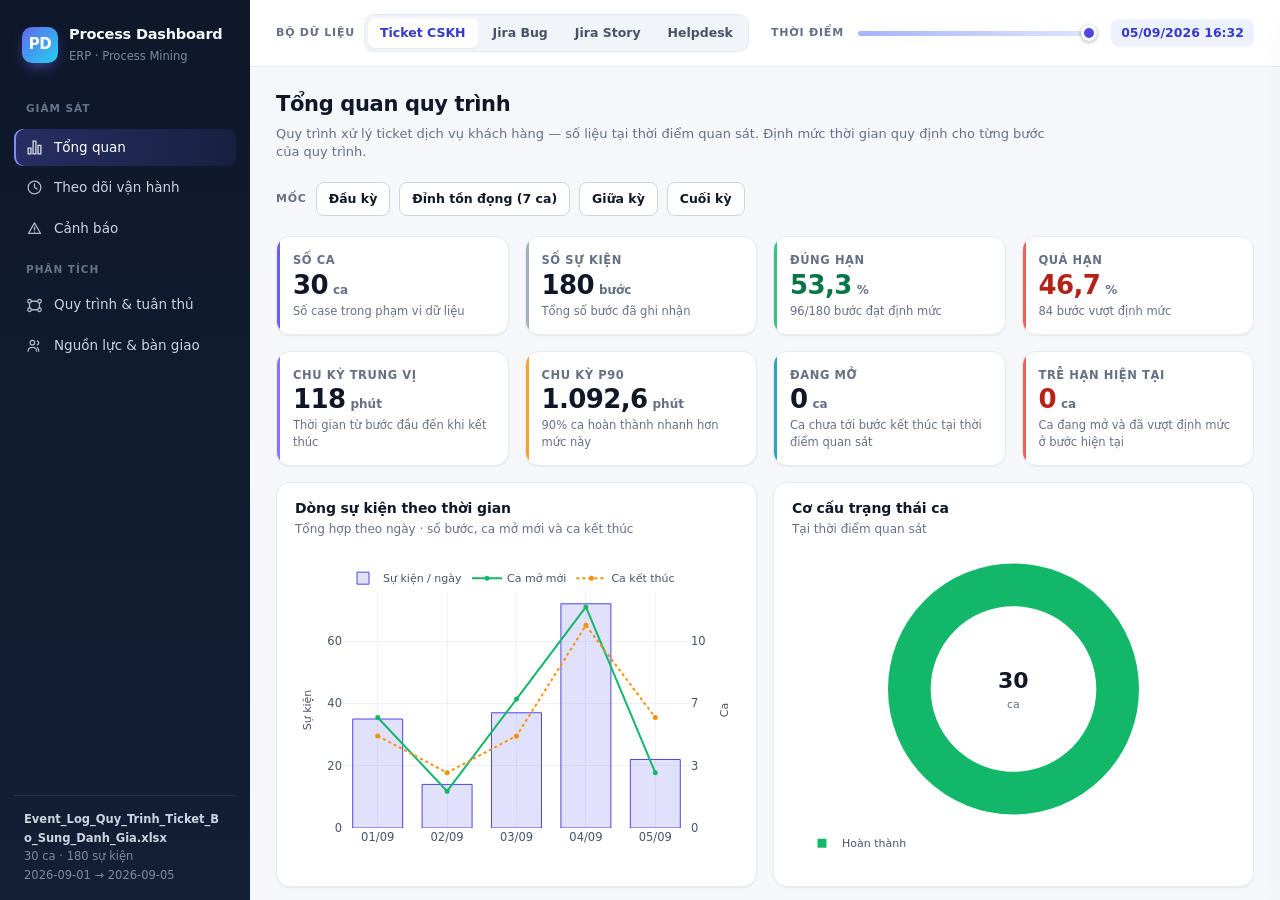
<file: docs/index.html>
<!DOCTYPE html>
<html lang="vi">
<head>
  <meta charset="utf-8">
  <meta name="viewport" content="width=device-width, initial-scale=1">
  <title>Process Dashboard · Theo dõi &amp; phân tích quy trình</title>
  <link rel="icon" href="data:image/svg+xml,%3Csvg xmlns='http://www.w3.org/2000/svg' viewBox='0 0 64 64'%3E%3Crect width='64' height='64' rx='14' fill='%234f46e5'/%3E%3Ctext x='32' y='44' font-family='Segoe UI,Arial' font-size='27' font-weight='700' fill='white' text-anchor='middle'%3EPD%3C/text%3E%3C/svg%3E">
  <link rel="stylesheet" href="static/css/app.css">
  <script src="static/vendor/plotly.min.js"></script>
</head>
<body>
<div class="app">
  <aside class="sidebar">
    <div class="brand">
      <div class="brand-mark">PD</div>
      <div class="brand-text">
        <strong>Process Dashboard</strong>
        <span>ERP · Process Mining</span>
      </div>
    </div>

    <div class="nav-title">Giám sát</div>
    <nav class="nav" id="nav">
      <button class="nav-item active" data-tab="overview">
        <svg class="ico" viewBox="0 0 24 24" fill="none" stroke="currentColor" stroke-width="1.8"><path d="M3 13h4v8H3zM10 3h4v18h-4zM17 9h4v12h-4z" stroke-linecap="round"/></svg>
        Tổng quan
      </button>
      <button class="nav-item" data-tab="tracking">
        <svg class="ico" viewBox="0 0 24 24" fill="none" stroke="currentColor" stroke-width="1.8"><circle cx="12" cy="12" r="9"/><path d="M12 7v5l3.5 2" stroke-linecap="round"/></svg>
        Theo dõi vận hành
      </button>
      <button class="nav-item" data-tab="alerts">
        <svg class="ico" viewBox="0 0 24 24" fill="none" stroke="currentColor" stroke-width="1.8"><path d="M12 4l8.5 15H3.5z" stroke-linejoin="round"/><path d="M12 10v4M12 17h.01" stroke-linecap="round"/></svg>
        Cảnh báo
        <span class="count" id="navAlertCount" style="display:none">0</span>
      </button>

      <div class="nav-title">Phân tích</div>
      <button class="nav-item" data-tab="process">
        <svg class="ico" viewBox="0 0 24 24" fill="none" stroke="currentColor" stroke-width="1.8"><circle cx="5" cy="6" r="2.5"/><circle cx="19" cy="6" r="2.5"/><circle cx="5" cy="18" r="2.5"/><circle cx="19" cy="18" r="2.5"/><path d="M7.5 6h9M5 8.5v7M19 8.5v7M7.5 18h9" stroke-linecap="round"/></svg>
        Quy trình &amp; tuân thủ
      </button>
      <button class="nav-item" data-tab="resources">
        <svg class="ico" viewBox="0 0 24 24" fill="none" stroke="currentColor" stroke-width="1.8"><circle cx="9" cy="8" r="3.2"/><path d="M3 20c0-3.3 2.7-5.5 6-5.5s6 2.2 6 5.5" stroke-linecap="round"/><path d="M16 5.5a3 3 0 010 5.6M18 20c0-2.2-.8-3.9-2-5" stroke-linecap="round"/></svg>
        Nguồn lực &amp; bàn giao
      </button>
    </nav>

    <div class="sidebar-foot" id="sourceInfo">Đang tải dữ liệu…</div>
  </aside>

  <main class="main" id="main">
    <div class="loading" id="loading"><div class="spinner"></div></div>

    <div class="controlbar">
      <div class="control-group">
        <span class="control-label">Bộ dữ liệu</span>
        <div class="segmented" id="sourceSwitch"></div>
      </div>

      <div class="timeline-control">
        <span class="control-label">Thời điểm</span>
        <input type="range" id="asOfRange" min="0" max="1000" value="1000">
        <span class="asof-readout" id="asOfReadout">—</span>
      </div>
    </div>

    <div class="page-head">
      <div>
        <h1 id="pageTitle">Tổng quan quy trình</h1>
        <p id="pageSub">Chọn một bộ dữ liệu để bắt đầu.</p>
      </div>
      <div class="control-group" id="presets"></div>
    </div>

    <div class="content">
      <!-- ============================ TỔNG QUAN ============================ -->
      <section class="tab-panel active" id="tab-overview">
        <div class="grid grid-4" id="kpiGrid"></div>

        <div class="grid grid-side" style="margin-top:16px">
          <div class="card">
            <div class="card-head">
              <div>
                <h3>Dòng sự kiện theo thời gian</h3>
                <p id="dailyHint">Số bước ghi nhận, số ca mở mới và số ca kết thúc</p>
              </div>
            </div>
            <div class="card-body"><div id="chartDaily" class="chart"></div></div>
          </div>
          <div class="card">
            <div class="card-head">
              <div>
                <h3>Cơ cấu trạng thái ca</h3>
                <p>Tại thời điểm quan sát</p>
              </div>
            </div>
            <div class="card-body"><div id="chartStatus" class="chart"></div></div>
          </div>
        </div>

        <div class="grid grid-2" style="margin-top:16px">
          <div class="card">
            <div class="card-head">
              <div>
                <h3>Phân bố thời gian chu kỳ</h3>
                <p>Chỉ tính các ca đã kết thúc</p>
              </div>
            </div>
            <div class="card-body"><div id="chartCycle" class="chart"></div></div>
          </div>
          <div class="card">
            <div class="card-head">
              <div>
                <h3>Tỷ lệ đúng hạn theo bước</h3>
                <p>Sắp xếp theo mức độ quá hạn</p>
              </div>
            </div>
            <div class="card-body"><div id="chartActivity" class="chart"></div></div>
          </div>
        </div>

        <div class="card" style="margin-top:16px">
          <div class="card-head">
            <div>
              <h3>Bảng điểm các bước</h3>
              <p>Định mức, thực tế và mức độ quá hạn của từng hoạt động</p>
            </div>
          </div>
          <div class="card-body"><div id="activityTable"></div></div>
        </div>
      </section>

      <!-- ============================ THEO DÕI ============================ -->
      <section class="tab-panel" id="tab-tracking">
        <div class="card">
          <div class="filter-bar">
            <select id="filterStatus">
              <option value="">Mọi trạng thái</option>
              <option value="Đang mở">Đang mở</option>
              <option value="Hoàn thành">Hoàn thành</option>
              <option value="Bị từ chối">Bị từ chối</option>
            </select>
            <select id="filterResource"><option value="">Mọi nguồn lực</option></select>
            <input type="search" id="filterSearch" placeholder="Tìm mã ca…">
            <label class="check"><input type="checkbox" id="filterLate"> Chỉ ca có bước quá hạn</label>
            <button class="btn ghost" id="filterReset">Xoá lọc</button>
            <span class="pill" id="caseCount" style="margin-left:auto"></span>
          </div>
          <div class="card-body" style="padding-top:12px">
            <div id="caseTable"></div>
            <div id="caseMore" style="margin-top:12px;text-align:center"></div>
          </div>
        </div>

        <div class="note" style="margin-top:14px">
          <span class="ico">ⓘ</span>
          <div>Bấm vào một dòng để xem dòng thời gian chi tiết của ca đó. Kéo thanh <b>Thời điểm</b> ở trên để tua lại quá trình và xem ca nào đang tồn đọng.</div>
        </div>
      </section>

      <!-- ============================ QUY TRÌNH ============================ -->
      <section class="tab-panel" id="tab-process">
        <div class="card">
          <div class="card-head">
            <div>
              <h3>Mô hình quy trình khai phá từ dữ liệu (DFG)</h3>
              <p id="dfgHint">Luồng trực tiếp giữa các bước — độ dày tỷ lệ với số lần chuyển</p>
            </div>
            <div class="legend-row">
              <span><i style="background:#4f46e5"></i>Đúng mô hình</span>
              <span><i style="background:#f04438"></i>Lệch mô hình</span>
            </div>
          </div>
          <div class="card-body"><div id="chartDfg" class="chart tall"></div></div>
        </div>

        <div class="stat-strip" id="conformanceStrip" style="margin-top:16px"></div>

        <div class="grid grid-2" style="margin-top:16px">
          <div class="card">
            <div class="card-head"><div><h3>Luồng chuyển tiếp</h3><p>Sắp xếp theo tần suất</p></div></div>
            <div class="card-body"><div id="edgeTable"></div></div>
          </div>
          <div class="card">
            <div class="card-head"><div><h3>Biến thể quy trình</h3><p>Các đường đi phổ biến nhất</p></div></div>
            <div class="card-body"><div id="variantTable"></div></div>
          </div>
        </div>

        <div class="card" style="margin-top:16px">
          <div class="card-head">
            <div><h3>Luồng chuyển tiếp lệch quy trình</h3><p id="modelSource"></p></div>
          </div>
          <div class="card-body"><div id="deviationList"></div></div>
        </div>
      </section>

      <!-- ============================ NGUỒN LỰC ============================ -->
      <section class="tab-panel" id="tab-resources">
        <div class="grid grid-side">
          <div class="card">
            <div class="card-head">
              <div><h3>Mạng bàn giao công việc</h3><p id="handoverHint">Ai chuyển việc cho ai</p></div>
            </div>
            <div class="card-body"><div id="chartNetwork" class="chart tall"></div></div>
          </div>
          <div class="card">
            <div class="card-head">
              <div><h3>Xếp hạng mức độ quan trọng</h3><p>Điểm tổng hợp từ 4 độ đo centrality</p></div>
            </div>
            <div class="card-body"><div id="centralityTable"></div></div>
          </div>
        </div>

        <div class="card" style="margin-top:16px">
          <div class="card-head">
            <div><h3>Hiệu suất theo nguồn lực</h3><p>Số bước, số ca tham gia và tỷ lệ đúng hạn</p></div>
          </div>
          <div class="card-body"><div id="resourceTable"></div></div>
        </div>
      </section>

      <!-- ============================ CẢNH BÁO ============================ -->
      <section class="tab-panel" id="tab-alerts">
        <div class="stat-strip" id="alertStrip"></div>
        <div class="card" style="margin-top:16px">
          <div class="filter-bar">
            <div class="segmented" id="alertFilter">
              <button class="active" data-sev="">Tất cả</button>
              <button data-sev="high">Nghiêm trọng</button>
              <button data-sev="medium">Trung bình</button>
              <button data-sev="low">Thấp</button>
            </div>
            <span class="pill" id="alertCount" style="margin-left:auto"></span>
          </div>
          <div class="card-body">
            <div class="alert-list" id="alertList"></div>
          </div>
        </div>
      </section>
    </div>
  </main>
</div>

<div class="backdrop" id="backdrop"></div>
<aside class="drawer" id="drawer">
  <div class="drawer-head">
    <div>
      <h2 id="drawerTitle">—</h2>
      <div class="sub" id="drawerSub"></div>
    </div>
    <button class="close-btn" id="drawerClose" aria-label="Đóng">✕</button>
  </div>
  <div class="drawer-body" id="drawerBody"></div>
</aside>

<div class="toast" id="toast"></div>

<script>window.__STATIC__ = true;</script>
<script src="static/js/app.js"></script>
</body>
</html>
</file>
<file: docs/static/css/app.css>
:root {
  --sidebar: #0f172a;
  --sidebar-2: #1e293b;
  --sidebar-text: #cbd5e1;
  --bg: #f5f7fb;
  --card: #ffffff;
  --border: #e6ebf2;
  --text: #101828;
  --muted: #667085;
  --primary: #4f46e5;
  --primary-soft: #eef2ff;
  --green: #12b76a;
  --green-soft: #ecfdf3;
  --red: #f04438;
  --red-soft: #fef3f2;
  --amber: #f79009;
  --amber-soft: #fffaeb;
  --cyan: #0891b2;
  --cyan-soft: #ecfeff;
  --violet: #7a5af8;
  --violet-soft: #f4f3ff;
  --slate-soft: #f1f5f9;
  --shadow-sm: 0 1px 2px rgba(16, 24, 40, .06);
  --shadow-md: 0 4px 8px -2px rgba(16, 24, 40, .10), 0 2px 4px -2px rgba(16, 24, 40, .06);
  --shadow-lg: 0 20px 40px -12px rgba(16, 24, 40, .24);
  --radius: 14px;
}

* { box-sizing: border-box; }

html, body {
  margin: 0;
  padding: 0;
  height: 100%;
}

body {
  font-family: "Segoe UI", Inter, system-ui, -apple-system, "Helvetica Neue", Arial, sans-serif;
  background: var(--bg);
  color: var(--text);
  font-size: 14px;
  line-height: 1.45;
  -webkit-font-smoothing: antialiased;
}

/* ---------------------------------------------------------------- layout */
.app {
  display: grid;
  grid-template-columns: 250px minmax(0, 1fr);
  height: 100vh;
}

.sidebar {
  background: linear-gradient(180deg, #0f172a 0%, #131f36 100%);
  color: var(--sidebar-text);
  display: flex;
  flex-direction: column;
  padding: 20px 14px 16px;
  gap: 6px;
  overflow-y: auto;
}

.brand {
  display: flex;
  align-items: center;
  gap: 11px;
  padding: 4px 8px 18px;
}

.brand-mark {
  width: 36px;
  height: 36px;
  border-radius: 10px;
  background: linear-gradient(135deg, #6366f1, #22d3ee);
  display: grid;
  place-items: center;
  font-weight: 800;
  color: #fff;
  font-size: 15px;
  letter-spacing: -.5px;
  box-shadow: 0 6px 16px -6px rgba(99, 102, 241, .9);
}

.brand-text strong {
  display: block;
  color: #f8fafc;
  font-size: 14.5px;
  letter-spacing: -.2px;
}

.brand-text span {
  font-size: 11.5px;
  color: #7d8ba1;
}

.nav-title {
  font-size: 10.5px;
  text-transform: uppercase;
  letter-spacing: .09em;
  color: #64748b;
  padding: 12px 12px 6px;
  font-weight: 700;
}

.nav {
  display: flex;
  flex-direction: column;
  gap: 3px;
}

.nav-item {
  display: flex;
  align-items: center;
  gap: 11px;
  padding: 9px 12px;
  border-radius: 9px;
  border: 0;
  background: transparent;
  color: var(--sidebar-text);
  font: inherit;
  font-size: 13.5px;
  text-align: left;
  cursor: pointer;
  transition: background .14s ease, color .14s ease;
  width: 100%;
}

.nav-item:hover { background: rgba(148, 163, 184, .12); color: #f1f5f9; }

.nav-item.active {
  background: linear-gradient(90deg, rgba(99, 102, 241, .28), rgba(99, 102, 241, .10));
  color: #fff;
  box-shadow: inset 2px 0 0 #818cf8;
}

.nav-item .ico {
  width: 17px;
  height: 17px;
  flex: none;
  opacity: .85;
}

.nav-item .count {
  margin-left: auto;
  background: rgba(240, 68, 56, .9);
  color: #fff;
  border-radius: 999px;
  font-size: 10.5px;
  font-weight: 700;
  padding: 1px 7px;
  min-width: 20px;
  text-align: center;
}

.sidebar-foot {
  margin-top: auto;
  padding: 14px 10px 0;
  border-top: 1px solid rgba(148, 163, 184, .16);
  font-size: 11.5px;
  color: #7d8ba1;
  line-height: 1.6;
  word-break: break-word;
}

.sidebar-foot b { color: #cbd5e1; font-weight: 600; }

/* ---------------------------------------------------------------- main */
.main {
  overflow-y: auto;
  position: relative;
  scroll-behavior: smooth;
}

.controlbar {
  position: sticky;
  top: 0;
  z-index: 30;
  background: rgba(255, 255, 255, .92);
  backdrop-filter: blur(10px);
  border-bottom: 1px solid var(--border);
  padding: 14px 26px;
  display: flex;
  flex-wrap: wrap;
  align-items: center;
  gap: 14px 22px;
}

.control-group { display: flex; align-items: center; gap: 9px; }

.control-label {
  font-size: 11px;
  text-transform: uppercase;
  letter-spacing: .07em;
  color: var(--muted);
  font-weight: 700;
}

.page-head {
  padding: 22px 26px 6px;
  display: flex;
  align-items: flex-start;
  justify-content: space-between;
  gap: 20px;
  flex-wrap: wrap;
}

.page-head h1 {
  margin: 0 0 5px;
  font-size: 21px;
  letter-spacing: -.35px;
  font-weight: 700;
}

.page-head p {
  margin: 0;
  color: var(--muted);
  font-size: 13px;
  max-width: 780px;
}

.content { padding: 14px 26px 40px; }

.tab-panel { display: none; }
.tab-panel.active { display: block; animation: fade .22s ease; }

@keyframes fade {
  from { opacity: 0; transform: translateY(4px); }
  to { opacity: 1; transform: none; }
}

/* ---------------------------------------------------------------- cards */
.card {
  background: var(--card);
  border: 1px solid var(--border);
  border-radius: var(--radius);
  box-shadow: var(--shadow-sm);
}

.card-head {
  display: flex;
  align-items: center;
  justify-content: space-between;
  gap: 12px;
  padding: 15px 18px 0;
}

.card-head h3 {
  margin: 0;
  font-size: 14px;
  font-weight: 700;
  letter-spacing: -.1px;
}

.card-head p {
  margin: 3px 0 0;
  font-size: 12px;
  color: var(--muted);
}

.card-body { padding: 14px 18px 18px; }

.grid { display: grid; gap: 16px; }
.grid-2 { grid-template-columns: repeat(auto-fit, minmax(420px, 1fr)); }
.grid-3 { grid-template-columns: repeat(auto-fit, minmax(280px, 1fr)); }
.grid-4 { grid-template-columns: repeat(4, minmax(0, 1fr)); }
.grid-side { grid-template-columns: repeat(auto-fit, minmax(340px, 1fr)); }

@media (max-width: 1240px) {
  .grid-4 { grid-template-columns: repeat(2, minmax(0, 1fr)); }
}

@media (max-width: 700px) {
  .grid-4 { grid-template-columns: 1fr; }
}

@media (max-width: 980px) {
  .app { grid-template-columns: 1fr; }
  .sidebar { display: none; }
  .grid-2, .grid-3, .grid-side { grid-template-columns: 1fr; }
}

/* ---------------------------------------------------------------- kpi */
.kpi {
  display: flex;
  flex-direction: column;
  gap: 2px;
  padding: 15px 16px 14px;
  position: relative;
  overflow: hidden;
}

.kpi::after {
  content: "";
  position: absolute;
  inset: 0 auto 0 0;
  width: 3px;
  background: var(--accent, var(--primary));
  opacity: .85;
}

.kpi-label {
  font-size: 11.5px;
  color: var(--muted);
  font-weight: 600;
  text-transform: uppercase;
  letter-spacing: .05em;
}

.kpi-value {
  font-size: 26px;
  font-weight: 700;
  letter-spacing: -.6px;
  line-height: 1.15;
  font-variant-numeric: tabular-nums;
}

.kpi-value small {
  font-size: 12px;
  font-weight: 600;
  color: var(--muted);
  margin-left: 5px;
  letter-spacing: 0;
}

.kpi-hint { font-size: 11.5px; color: var(--muted); }

.kpi.blue { --accent: var(--primary); }
.kpi.green { --accent: var(--green); }
.kpi.green .kpi-value { color: #067647; }
.kpi.red { --accent: var(--red); }
.kpi.red .kpi-value { color: #b42318; }
.kpi.amber { --accent: var(--amber); }
.kpi.violet { --accent: var(--violet); }
.kpi.cyan { --accent: var(--cyan); }
.kpi.slate { --accent: #94a3b8; }

/* ---------------------------------------------------------------- chart */
.chart { width: 100%; height: 316px; }
.chart.tall { height: 420px; }
.chart.short { height: 250px; }

/* ---------------------------------------------------------------- table */
.table-wrap {
  overflow: auto;
  max-height: 560px;
  border-radius: 10px;
  border: 1px solid var(--border);
}

table.data {
  width: 100%;
  border-collapse: collapse;
  font-size: 12.4px;
  font-variant-numeric: tabular-nums;
}

table.data thead th {
  position: sticky;
  top: 0;
  z-index: 2;
  background: #f8fafc;
  color: #475467;
  text-align: left;
  font-weight: 700;
  font-size: 11px;
  text-transform: uppercase;
  letter-spacing: .04em;
  padding: 8px 10px;
  border-bottom: 1px solid var(--border);
  white-space: nowrap;
}

table.data tbody td {
  padding: 7px 10px;
  border-bottom: 1px solid #f1f5f9;
  vertical-align: middle;
}

table.data tbody tr:hover { background: #f8faff; }

table.data tbody tr.clickable { cursor: pointer; }

table.data tbody tr:last-child td { border-bottom: 0; }

.num { text-align: right; font-variant-numeric: tabular-nums; }
.mono { font-family: "Cascadia Mono", Consolas, ui-monospace, monospace; font-size: 12px; }
.nowrap { white-space: nowrap; }

@media (max-width: 1180px) {
  .hide-sm { display: none !important; }
}

.empty {
  padding: 26px 12px;
  text-align: center;
  color: var(--muted);
  font-size: 13px;
}

/* ---------------------------------------------------------------- badges */
.badge {
  display: inline-flex;
  align-items: center;
  gap: 5px;
  padding: 2px 8px;
  border-radius: 999px;
  font-size: 11.5px;
  font-weight: 600;
  white-space: nowrap;
  border: 1px solid transparent;
}

.badge::before {
  content: "";
  width: 6px;
  height: 6px;
  border-radius: 50%;
  background: currentColor;
}

.badge.done { color: #067647; background: var(--green-soft); border-color: #abefc6; }
.badge.rejected { color: #b42318; background: var(--red-soft); border-color: #fecdca; }
.badge.open { color: #175cd3; background: #eff8ff; border-color: #b2ddff; }
.badge.high { color: #b42318; background: var(--red-soft); border-color: #fecdca; }
.badge.medium { color: #b54708; background: var(--amber-soft); border-color: #fedf89; }
.badge.low { color: #475467; background: var(--slate-soft); border-color: #e4e7ec; }
.badge.plain { color: #475467; background: var(--slate-soft); border-color: #eef2f6; }
.badge.role-agent { color: #175cd3; background: #eff8ff; border-color: #b2ddff; }
.badge.role-supervisor { color: #b54708; background: #fffaeb; border-color: #fedf89; }

.pill {
  display: inline-block;
  padding: 1px 7px;
  border-radius: 6px;
  background: var(--slate-soft);
  color: #475467;
  font-size: 11px;
  font-weight: 600;
}

/* ---------------------------------------------------------------- controls */
button, select, input[type="search"], input[type="text"] {
  font: inherit;
  font-size: 13px;
  color: var(--text);
}

select, input[type="search"], input[type="text"], input[type="datetime-local"] {
  border: 1px solid #d0d5dd;
  border-radius: 8px;
  padding: 7px 10px;
  background: #fff;
  outline: none;
  transition: border-color .15s, box-shadow .15s;
}

select:focus, input:focus {
  border-color: var(--primary);
  box-shadow: 0 0 0 3px rgba(79, 70, 229, .12);
}

.btn {
  border: 1px solid #d0d5dd;
  background: #fff;
  border-radius: 8px;
  padding: 7px 12px;
  cursor: pointer;
  font-weight: 600;
  font-size: 12.5px;
  transition: background .14s, border-color .14s, transform .05s;
}

.btn:hover { background: #f9fafb; border-color: #b9c0cc; }
.btn:active { transform: translateY(1px); }

.btn.primary {
  background: var(--primary);
  border-color: var(--primary);
  color: #fff;
}

.btn.primary:hover { background: #4338ca; }

.btn.ghost { border-color: transparent; background: transparent; color: var(--muted); }
.btn.ghost:hover { background: var(--slate-soft); color: var(--text); }

.btn.active {
  background: var(--primary-soft);
  border-color: #c7d2fe;
  color: #3538cd;
}

.segmented {
  display: inline-flex;
  background: #f1f5f9;
  border-radius: 10px;
  padding: 3px;
  gap: 3px;
  border: 1px solid #e6ebf2;
}

.segmented button {
  border: 0;
  background: transparent;
  border-radius: 7px;
  padding: 6px 12px;
  font-size: 12.5px;
  font-weight: 600;
  color: #475467;
  cursor: pointer;
  white-space: nowrap;
}

.segmented button.active {
  background: #fff;
  color: #3538cd;
  box-shadow: var(--shadow-sm);
}

.timeline-control {
  display: flex;
  align-items: center;
  gap: 12px;
  flex: 1 1 340px;
  min-width: 280px;
}

input[type="range"] {
  flex: 1;
  -webkit-appearance: none;
  appearance: none;
  height: 5px;
  border-radius: 999px;
  background: linear-gradient(90deg, #a5b4fc, #e0e7ff);
  outline: none;
}

input[type="range"]::-webkit-slider-thumb {
  -webkit-appearance: none;
  width: 16px;
  height: 16px;
  border-radius: 50%;
  background: var(--primary);
  border: 3px solid #fff;
  box-shadow: 0 1px 4px rgba(16, 24, 40, .35);
  cursor: pointer;
}

.asof-readout {
  font-variant-numeric: tabular-nums;
  font-size: 12.5px;
  font-weight: 600;
  background: var(--primary-soft);
  color: #3538cd;
  border-radius: 8px;
  padding: 5px 10px;
  white-space: nowrap;
}

/* ---------------------------------------------------------------- alerts */
.alert-list { display: flex; flex-direction: column; gap: 10px; }

.alert-item {
  display: flex;
  gap: 12px;
  align-items: flex-start;
  padding: 12px 14px;
  border-radius: 12px;
  border: 1px solid var(--border);
  border-left: 3px solid #94a3b8;
  background: #fff;
  transition: box-shadow .15s, transform .1s;
}

.alert-item:hover { box-shadow: var(--shadow-md); }
.alert-item.high { border-left-color: var(--red); background: linear-gradient(90deg, #fff5f4, #fff 40%); }
.alert-item.medium { border-left-color: var(--amber); background: linear-gradient(90deg, #fffcf2, #fff 40%); }
.alert-item.low { border-left-color: #94a3b8; }

.alert-item .body { flex: 1; min-width: 0; }
.alert-item .title { font-weight: 650; font-size: 13.2px; }
.alert-item .detail { color: var(--muted); font-size: 12.3px; margin-top: 2px; }
.alert-item .meta { display: flex; gap: 8px; margin-top: 6px; flex-wrap: wrap; align-items: center; }

/* ---------------------------------------------------------------- drawer */
.backdrop {
  position: fixed;
  inset: 0;
  background: rgba(15, 23, 42, .38);
  opacity: 0;
  pointer-events: none;
  transition: opacity .2s ease;
  z-index: 60;
}

.backdrop.show { opacity: 1; pointer-events: auto; }

.drawer {
  position: fixed;
  top: 0;
  right: 0;
  height: 100%;
  width: min(760px, 94vw);
  background: var(--bg);
  z-index: 70;
  transform: translateX(102%);
  transition: transform .26s cubic-bezier(.4, 0, .2, 1);
  display: flex;
  flex-direction: column;
  box-shadow: var(--shadow-lg);
}

.drawer.show { transform: none; }

.drawer-head {
  background: #fff;
  border-bottom: 1px solid var(--border);
  padding: 16px 20px;
  display: flex;
  align-items: flex-start;
  gap: 14px;
}

.drawer-head h2 {
  margin: 0 0 4px;
  font-size: 17px;
  letter-spacing: -.3px;
}

.drawer-head .sub { font-size: 12.5px; color: var(--muted); }

.drawer-body { padding: 18px 20px 30px; overflow-y: auto; }

.close-btn {
  margin-left: auto;
  border: 1px solid var(--border);
  background: #fff;
  width: 32px;
  height: 32px;
  border-radius: 9px;
  cursor: pointer;
  font-size: 16px;
  line-height: 1;
  color: var(--muted);
}

.close-btn:hover { background: var(--slate-soft); }

.detail-stats {
  display: grid;
  grid-template-columns: repeat(4, minmax(0, 1fr));
  gap: 10px;
  margin-bottom: 16px;
}

.detail-stat {
  background: #fff;
  border: 1px solid var(--border);
  border-radius: 10px;
  padding: 10px 12px;
}

.detail-stat .k { font-size: 10.5px; text-transform: uppercase; letter-spacing: .05em; color: var(--muted); font-weight: 700; }
.detail-stat .v { font-size: 16px; font-weight: 700; margin-top: 2px; }

.path-chain {
  background: #fff;
  border: 1px solid var(--border);
  border-radius: 12px;
  padding: 14px;
  font-size: 12.5px;
  line-height: 2.1;
  word-break: break-word;
}

.path-chain .step {
  display: inline-block;
  background: var(--slate-soft);
  border-radius: 6px;
  padding: 1px 8px;
  margin: 0 2px;
  border: 1px solid #e2e8f0;
}

.path-chain .step.late { background: var(--red-soft); border-color: #fecdca; color: #b42318; }
.path-chain .arrow { color: #98a2b3; margin: 0 1px; }

/* ---------------------------------------------------------------- reports */
.reports-layout {
  display: grid;
  grid-template-columns: 300px minmax(0, 1fr);
  gap: 16px;
  align-items: start;
}

@media (max-width: 1100px) {
  .reports-layout { grid-template-columns: 1fr; }
  .report-list {
    display: grid;
    grid-template-columns: repeat(auto-fill, minmax(225px, 1fr));
    max-height: none;
    gap: 8px;
  }
}

.report-list { display: flex; flex-direction: column; gap: 6px; max-height: 640px; overflow: auto; }

.report-link {
  text-align: left;
  border: 1px solid transparent;
  background: transparent;
  border-radius: 10px;
  padding: 10px 12px;
  cursor: pointer;
  display: block;
  width: 100%;
  font: inherit;
}

.report-link:hover { background: var(--slate-soft); }
.report-link.active { background: var(--primary-soft); border-color: #c7d2fe; }
.report-link .t { font-weight: 650; font-size: 13px; color: var(--text); }
.report-link .m { font-size: 11.5px; color: var(--muted); margin-top: 2px; }

.md { font-size: 13.4px; line-height: 1.72; color: #1d2939; }
.md h1 { font-size: 22px; margin: 4px 0 14px; letter-spacing: -.4px; }
.md h2 { font-size: 17px; margin: 26px 0 10px; padding-bottom: 6px; border-bottom: 1px solid var(--border); letter-spacing: -.2px; }
.md h3 { font-size: 14.5px; margin: 20px 0 8px; }
.md h4 { font-size: 13.5px; margin: 16px 0 6px; color: #344054; }
.md p { margin: 9px 0; }
.md ul, .md ol { margin: 8px 0 8px 22px; padding: 0; }
.md li { margin: 3px 0; }
.md blockquote {
  margin: 12px 0;
  padding: 10px 14px;
  border-left: 3px solid #a5b4fc;
  background: #f8faff;
  border-radius: 0 8px 8px 0;
  color: #344054;
}
.md code {
  background: #f1f5f9;
  border: 1px solid #e2e8f0;
  border-radius: 5px;
  padding: 1px 5px;
  font-family: "Cascadia Mono", Consolas, monospace;
  font-size: 12.2px;
  color: #b42318;
}
.md pre.md-code {
  background: #0f172a;
  color: #e2e8f0;
  border-radius: 10px;
  padding: 14px 16px;
  overflow-x: auto;
  font-size: 12.2px;
  line-height: 1.6;
}
.md pre.md-code code { background: none; border: 0; color: inherit; padding: 0; }
.md .md-table { overflow-x: auto; margin: 14px 0; border: 1px solid var(--border); border-radius: 10px; }
.md table { width: 100%; border-collapse: collapse; font-size: 12.5px; }
.md table th {
  background: #f8fafc;
  text-align: left;
  padding: 8px 11px;
  border-bottom: 1px solid var(--border);
  font-weight: 700;
  color: #475467;
  white-space: nowrap;
}
.md table td { padding: 8px 11px; border-bottom: 1px solid #f1f5f9; vertical-align: top; }
.md table tr:last-child td { border-bottom: 0; }
.md img { max-width: 100%; border-radius: 10px; border: 1px solid var(--border); margin: 10px 0; }
.md hr { border: 0; border-top: 1px solid var(--border); margin: 22px 0; }
.md a { color: var(--primary); }
.md .missing-media { color: var(--muted); font-style: italic; }

/* ---------------------------------------------------------------- misc */
.note {
  display: flex;
  gap: 10px;
  padding: 11px 14px;
  border-radius: 10px;
  background: var(--primary-soft);
  border: 1px solid #dbe4ff;
  color: #3538cd;
  font-size: 12.5px;
  align-items: flex-start;
}

.note.warn { background: var(--amber-soft); border-color: #fedf89; color: #b54708; }
.note .ico { flex: none; margin-top: 1px; }

.bar-cell { display: flex; align-items: center; gap: 7px; min-width: 82px; }
.bar-track { flex: 1; height: 6px; border-radius: 999px; background: #eef2f6; overflow: hidden; }
.bar-fill { height: 100%; border-radius: 999px; background: var(--green); }
.bar-fill.warn { background: var(--amber); }
.bar-fill.bad { background: var(--red); }
.bar-fill.info { background: #818cf8; }
.bar-value { font-size: 11.5px; font-weight: 700; color: #475467; min-width: 38px; text-align: right; }

.toast {
  position: fixed;
  bottom: 22px;
  left: 50%;
  transform: translate(-50%, 20px);
  background: #101828;
  color: #fff;
  padding: 10px 18px;
  border-radius: 10px;
  font-size: 13px;
  opacity: 0;
  pointer-events: none;
  transition: opacity .2s, transform .2s;
  z-index: 90;
  max-width: 80vw;
}

.toast.show { opacity: 1; transform: translate(-50%, 0); }
.toast.error { background: #b42318; }

.loading {
  position: absolute;
  inset: 0;
  background: rgba(245, 247, 251, .55);
  display: none;
  place-items: center;
  z-index: 20;
}

.loading.show { display: grid; }

.spinner {
  width: 30px;
  height: 30px;
  border-radius: 50%;
  border: 3px solid #dbe4ff;
  border-top-color: var(--primary);
  animation: spin .7s linear infinite;
}

@keyframes spin { to { transform: rotate(360deg); } }

.filter-bar {
  display: flex;
  flex-wrap: wrap;
  gap: 9px;
  align-items: center;
  padding: 13px 16px;
  border-bottom: 1px solid var(--border);
  background: #fcfdff;
}

.filter-bar input[type="search"] { min-width: 190px; }

.check {
  display: inline-flex;
  align-items: center;
  gap: 6px;
  font-size: 12.5px;
  color: #475467;
  cursor: pointer;
  user-select: none;
}

.stat-strip {
  display: grid;
  grid-template-columns: repeat(4, minmax(0, 1fr));
  gap: 10px;
}

@media (max-width: 900px) {
  .stat-strip { grid-template-columns: repeat(2, minmax(0, 1fr)); }
}

.mini {
  background: #fff;
  border: 1px solid var(--border);
  border-radius: 11px;
  padding: 11px 13px;
}

.mini .k { font-size: 11px; color: var(--muted); font-weight: 600; text-transform: uppercase; letter-spacing: .04em; }
.mini .v { font-size: 18px; font-weight: 700; letter-spacing: -.3px; margin-top: 1px; }
.mini .h { font-size: 11.5px; color: var(--muted); margin-top: 1px; }

.legend-row { display: flex; gap: 14px; flex-wrap: wrap; font-size: 11.5px; color: var(--muted); }
.legend-row i { width: 9px; height: 9px; border-radius: 3px; display: inline-block; margin-right: 5px; }

/* ---------------------------------------------------------------- rank list */
.rank-list { display: flex; flex-direction: column; gap: 8px; }

.rank-item {
  display: flex;
  align-items: center;
  gap: 11px;
  padding: 9px 11px;
  border: 1px solid var(--border);
  border-radius: 11px;
  background: #fff;
  transition: box-shadow .15s;
}

.rank-item:hover { box-shadow: var(--shadow-md); }

.rank-no {
  width: 22px;
  height: 22px;
  border-radius: 7px;
  background: var(--slate-soft);
  color: #475467;
  font-size: 11.5px;
  font-weight: 700;
  display: grid;
  place-items: center;
  flex: none;
}

.rank-item:nth-child(1) .rank-no { background: #fff4e5; color: #b54708; }
.rank-item:nth-child(2) .rank-no { background: #f1f5f9; color: #475467; }
.rank-item:nth-child(3) .rank-no { background: #fef3e2; color: #b54708; }

.rank-main { flex: 1; min-width: 0; }

.rank-name {
  font-size: 12.8px;
  font-weight: 650;
  display: flex;
  align-items: center;
  gap: 6px;
}

.rank-bar {
  height: 5px;
  border-radius: 999px;
  background: #eef2f6;
  margin: 5px 0 4px;
  overflow: hidden;
}

.rank-bar > div {
  height: 100%;
  border-radius: 999px;
  background: linear-gradient(90deg, #6366f1, #22d3ee);
}

.rank-metrics { font-size: 10.8px; color: var(--muted); }
.rank-metrics b { color: #344054; font-weight: 600; }

.rank-score {
  font-size: 15px;
  font-weight: 700;
  color: var(--primary);
  font-variant-numeric: tabular-nums;
  min-width: 42px;
  text-align: right;
}
</file>
